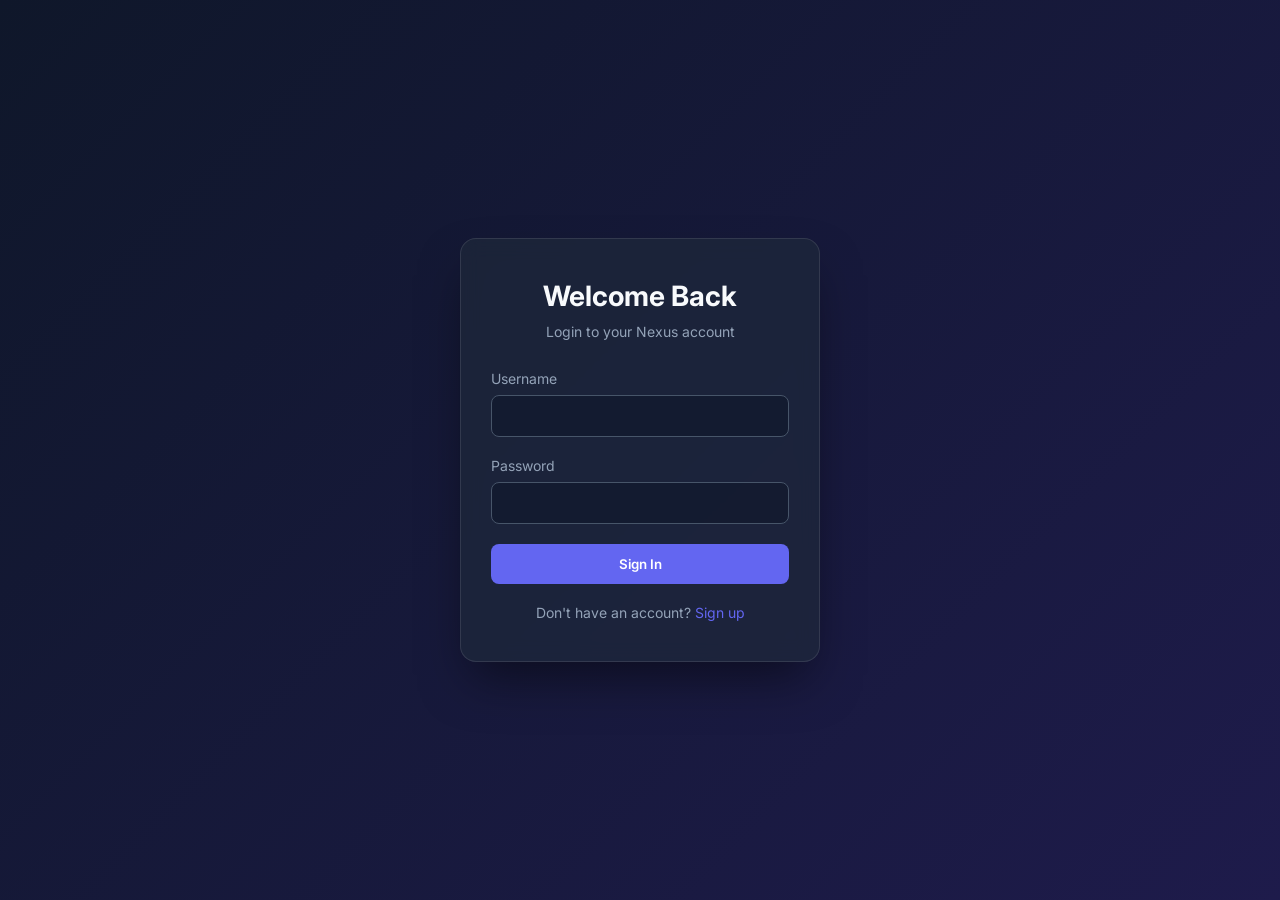
<file: index.html>
<!DOCTYPE html>
<html lang="en">
<head>
  <meta charset="UTF-8">
  <meta name="viewport" content="width=device-width, initial-scale=1.0">
  <title>Nexus - Project Management Tool</title>
  <link rel="stylesheet" href="style.css">
  <link href="https://fonts.googleapis.com/css2?family=Inter:wght@300;400;500;600;700&display=swap" rel="stylesheet">
  <script src="https://cdn.socket.io/4.5.4/socket.io.min.js"></script>
  <script>
    if (!localStorage.getItem('token')) {
      window.location.href = 'login.html';
    }
  </script>
</head>
<body>
  <div class="app-container">
    <aside class="sidebar">
      <div class="sidebar-header">
        <h2>Nexus</h2>
      </div>
      <div class="sidebar-menu">
        <h3>Projects</h3>
        <ul id="project-list">
          <!-- Projects injected here -->
        </ul>
        <button id="btn-new-project" class="btn-primary">+ New Project</button>
      </div>
      <div class="sidebar-footer">
        <p id="user-info">Logged in as: <span></span></p>
        <button id="btn-logout" class="btn-secondary">Logout</button>
      </div>
    </aside>
    
    <main class="main-content">
      <header class="topbar">
        <h1 id="current-project-title">Select a Project</h1>
        <div class="topbar-actions">
          <button id="btn-add-task" class="btn-primary" style="display: none;">+ Add Task</button>
        </div>
      </header>
      
      <div class="board-container" id="board-container" style="display: none;">
        <!-- Todo Column -->
        <div class="board-column" data-status="Todo">
          <div class="column-header">
            <h3>To Do</h3>
            <span class="task-count">0</span>
          </div>
          <div class="task-list" id="list-todo">
            <!-- Tasks injected here -->
          </div>
        </div>

        <!-- In Progress Column -->
        <div class="board-column" data-status="In Progress">
          <div class="column-header">
            <h3>In Progress</h3>
            <span class="task-count">0</span>
          </div>
          <div class="task-list" id="list-in-progress">
          </div>
        </div>

        <!-- Done Column -->
        <div class="board-column" data-status="Done">
          <div class="column-header">
            <h3>Done</h3>
            <span class="task-count">0</span>
          </div>
          <div class="task-list" id="list-done">
          </div>
        </div>
      </div>

      <!-- Welcome Screen -->
      <div class="welcome-screen" id="welcome-screen">
        <img src="https://images.unsplash.com/photo-1517245386807-bb43f82c33c4?auto=format&fit=crop&w=400&q=80" alt="Team Work">
        <h2>Welcome to Nexus</h2>
        <p>Select a project from the sidebar or create a new one to get started.</p>
      </div>
    </main>
  </div>

  <!-- Modals -->
  <div class="modal-overlay" id="modal-project" style="display:none;">
    <div class="modal">
      <div class="modal-header">
        <h3>Create Project</h3>
        <button class="close-modal">&times;</button>
      </div>
      <div class="modal-body">
        <input type="text" id="project-name" placeholder="Project Name" class="input-field">
        <textarea id="project-desc" placeholder="Project Description" class="input-field"></textarea>
        <button id="submit-project" class="btn-primary full-width">Create</button>
      </div>
    </div>
  </div>

  <div class="modal-overlay" id="modal-task" style="display:none;">
    <div class="modal">
      <div class="modal-header">
        <h3>Add Task</h3>
        <button class="close-modal">&times;</button>
      </div>
      <div class="modal-body">
        <input type="text" id="task-title" placeholder="Task Title" class="input-field">
        <textarea id="task-desc" placeholder="Task Description" class="input-field"></textarea>
        <select id="task-assignee" class="input-field">
          <option value="">Unassigned</option>
          <!-- Users injected here -->
        </select>
        <button id="submit-task" class="btn-primary full-width">Add Task</button>
      </div>
    </div>
  </div>

  <!-- Task Detail Modal -->
  <div class="modal-overlay" id="modal-task-detail" style="display:none;">
    <div class="modal modal-large">
      <div class="modal-header">
        <h3 id="detail-task-title">Task Title</h3>
        <button class="close-modal">&times;</button>
      </div>
      <div class="modal-body task-detail-layout">
        <div class="task-detail-main">
          <div class="task-section">
            <h4>Description</h4>
            <p id="detail-task-desc">Task description goes here...</p>
          </div>
          <div class="task-section comments-section">
            <h4>Comments</h4>
            <div id="comments-list" class="comments-list">
              <!-- Comments injected here -->
            </div>
            <div class="add-comment">
              <input type="text" id="comment-input" placeholder="Write a comment..." class="input-field">
              <button id="submit-comment" class="btn-primary">Send</button>
            </div>
          </div>
        </div>
        <div class="task-detail-sidebar">
          <div class="task-section">
            <h4>Status</h4>
            <select id="detail-task-status" class="input-field">
              <option value="Todo">To Do</option>
              <option value="In Progress">In Progress</option>
              <option value="Done">Done</option>
            </select>
          </div>
          <div class="task-section">
            <h4>Assignee</h4>
            <p id="detail-task-assignee">Unassigned</p>
          </div>
        </div>
      </div>
    </div>
  </div>

  <script src="script.js"></script>
</body>
</html>
</file>
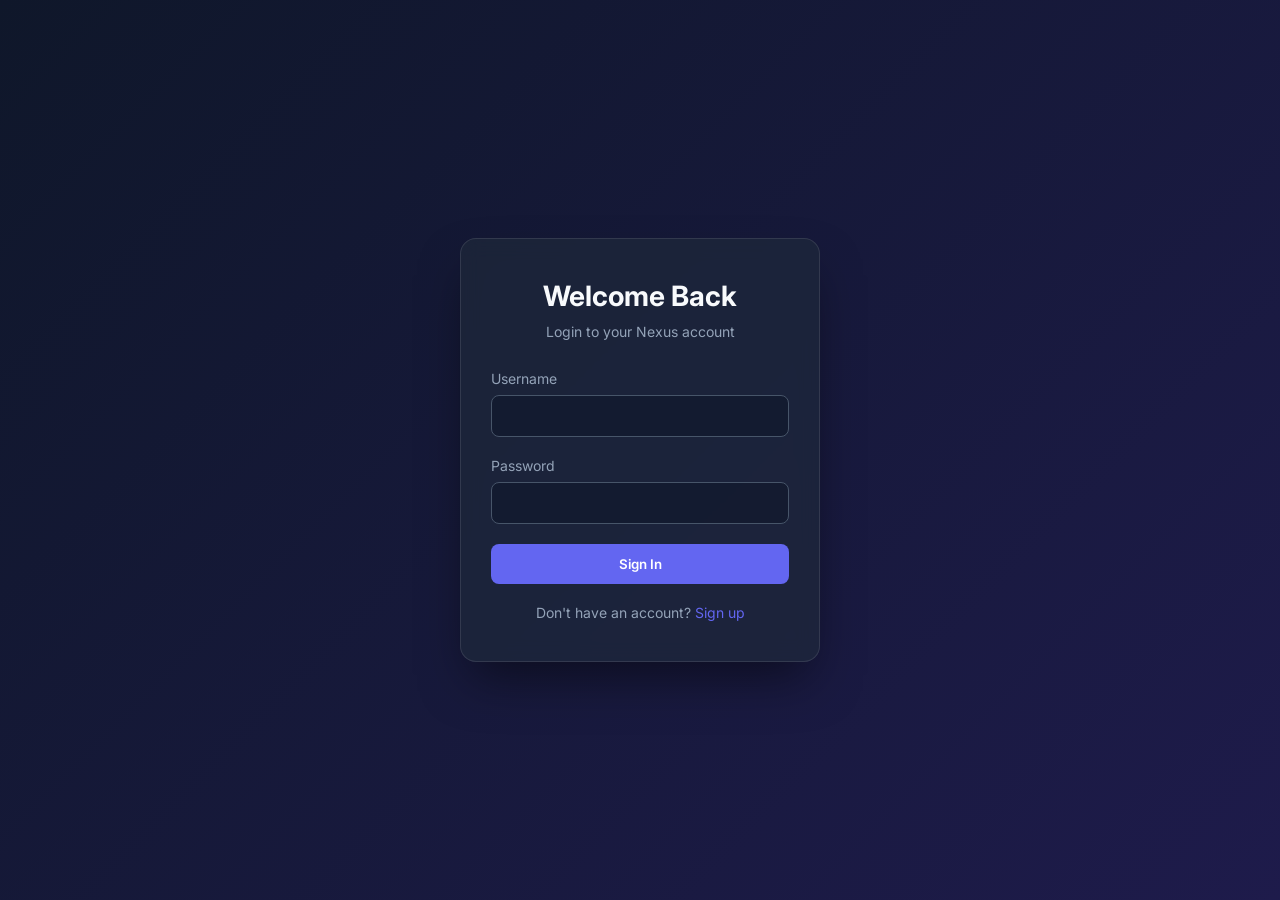
<file: login.html>
<!DOCTYPE html>
<html lang="en">
<head>
  <meta charset="UTF-8">
  <meta name="viewport" content="width=device-width, initial-scale=1.0">
  <title>Nexus - Login</title>
  <link rel="stylesheet" href="style.css">
  <link href="https://fonts.googleapis.com/css2?family=Inter:wght@300;400;500;600;700&display=swap" rel="stylesheet">
</head>
<body class="auth-body">
  <div class="auth-container">
    <div class="auth-box glassmorphism">
      <h2 class="auth-title">Welcome Back</h2>
      <p class="auth-subtitle">Login to your Nexus account</p>
      
      <form id="login-form">
        <div class="form-group">
          <label>Username</label>
          <input type="text" id="username" class="input-field" required>
        </div>
        <div class="form-group">
          <label>Password</label>
          <input type="password" id="password" class="input-field" required>
        </div>
        <p id="error-msg" class="error-msg"></p>
        <button type="submit" class="btn-primary full-width">Sign In</button>
      </form>
      <p class="auth-redirect">Don't have an account? <a href="register.html">Sign up</a></p>
    </div>
  </div>

  <script>
    if (localStorage.getItem('token')) {
      window.location.href = 'index.html';
    }
  </script>
  <script>
    document.getElementById('login-form').addEventListener('submit', async (e) => {
      e.preventDefault();
      const username = document.getElementById('username').value;
      const password = document.getElementById('password').value;
      const errorMsg = document.getElementById('error-msg');

      try {
        const res = await fetch('https://project-management-tool-backend-si6w.onrender.com/api/auth/login', {
          method: 'POST',
          headers: { 'Content-Type': 'application/json' },
          body: JSON.stringify({ username, password })
        });
        const data = await res.json();
        
        if (res.ok) {
          localStorage.setItem('token', data.token);
          localStorage.setItem('user', JSON.stringify(data.user));
          window.location.href = 'index.html';
        } else {
          errorMsg.textContent = data.error || 'Login failed';
        }
      } catch (err) {
        console.error('Login Error:', err);
        errorMsg.textContent = 'Server error. Please try again.';
      }
    });
  </script>
</body>
</html>
</file>
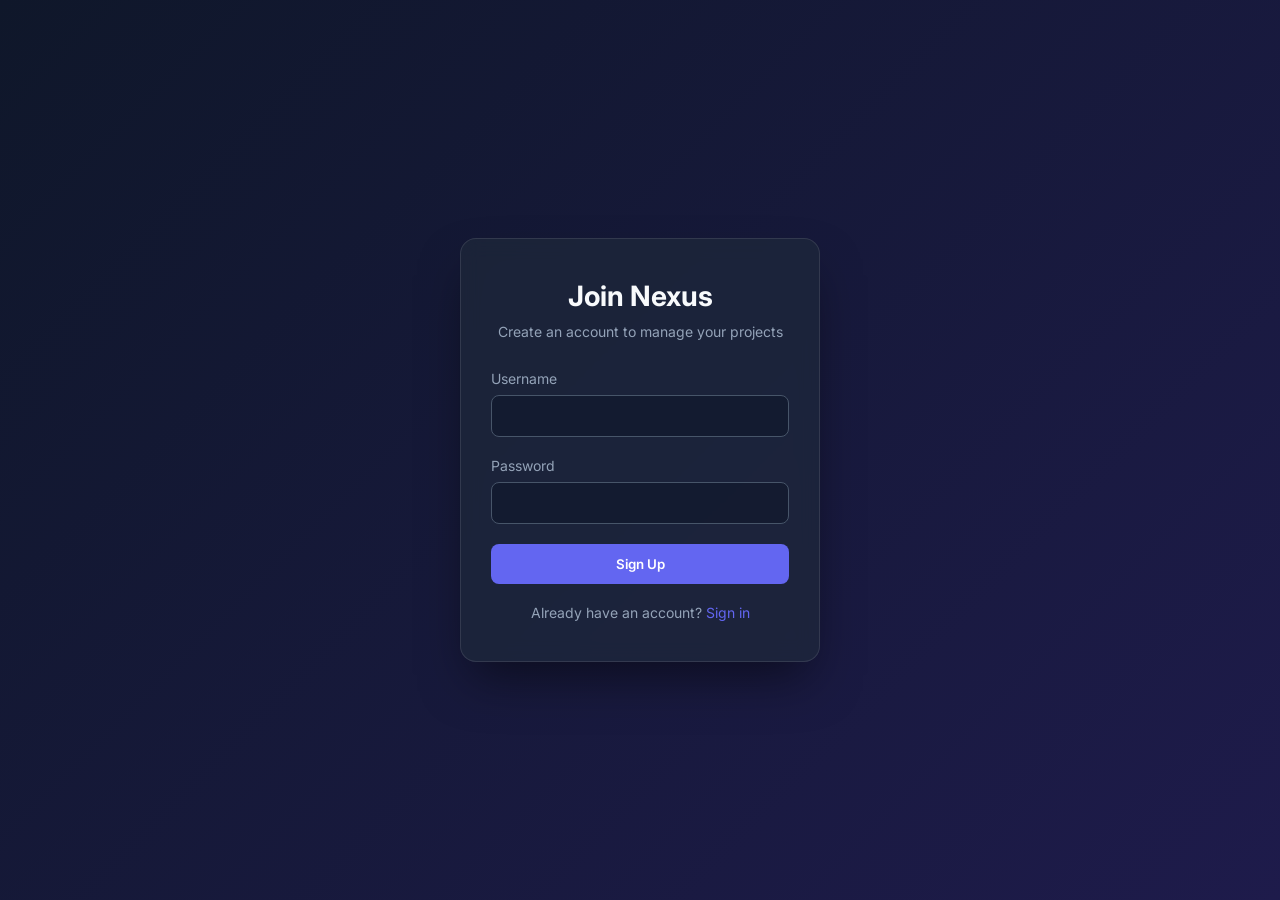
<file: register.html>
<!DOCTYPE html>
<html lang="en">

<head>
  <meta charset="UTF-8">
  <meta name="viewport" content="width=device-width, initial-scale=1.0">
  <title>Nexus - Register</title>
  <link rel="stylesheet" href="style.css">
  <link href="https://fonts.googleapis.com/css2?family=Inter:wght@300;400;500;600;700&display=swap" rel="stylesheet">
</head>

<body class="auth-body">
  <div class="auth-container">
    <div class="auth-box glassmorphism">
      <h2 class="auth-title">Join Nexus</h2>
      <p class="auth-subtitle">Create an account to manage your projects</p>

      <form id="register-form">
        <div class="form-group">
          <label>Username</label>
          <input type="text" id="username" class="input-field" required>
        </div>
        <div class="form-group">
          <label>Password</label>
          <input type="password" id="password" class="input-field" required>
        </div>
        <p id="error-msg" class="error-msg"></p>
        <button type="submit" class="btn-primary full-width">Sign Up</button>
      </form>
      <p class="auth-redirect">Already have an account? <a href="login.html">Sign in</a></p>
    </div>
  </div>

  <script>
    if (localStorage.getItem('token')) {
      window.location.href = 'index.html';
    }
  </script>
  <script>
    document.getElementById('register-form').addEventListener('submit', async (e) => {
      e.preventDefault();
      const username = document.getElementById('username').value;
      const password = document.getElementById('password').value;
      const errorMsg = document.getElementById('error-msg');

      try {
        const res = await fetch('https://project-management-tool-backend-si6w.onrender.com/api/auth/register', {
          method: 'POST',
          headers: { 'Content-Type': 'application/json' },
          body: JSON.stringify({ username, password })
        });
        const data = await res.json();

        if (res.ok) {
          localStorage.setItem('token', data.token);
          localStorage.setItem('user', JSON.stringify(data.user));
          window.location.href = 'index.html';
        } else {
          errorMsg.textContent = data.error || 'Registration failed';
        }
      } catch (err) {
        console.error('Registration Error:', err);
        errorMsg.textContent = 'Server error. Please try again.';
      }
    });
  </script>
</body>

</html>
</file>
<file: style.css>
:root {
  --primary-color: #6366f1;
  --primary-hover: #4f46e5;
  --bg-dark: #0f172a;
  --bg-sidebar: #1e293b;
  --bg-card: #334155;
  --text-main: #f8fafc;
  --text-muted: #94a3b8;
  --border-color: #475569;
  --danger: #ef4444;
  --success: #10b981;
}

* {
  box-sizing: border-box;
  margin: 0;
  padding: 0;
  font-family: 'Inter', sans-serif;
}

body {
  background-color: var(--bg-dark);
  color: var(--text-main);
  height: 100vh;
  overflow: hidden;
}

/* Authentication Pages */
.auth-body {
  display: flex;
  justify-content: center;
  align-items: center;
  background: linear-gradient(135deg, #0f172a 0%, #1e1b4b 100%);
}

.auth-container {
  width: 100%;
  max-width: 400px;
  padding: 20px;
}

.glassmorphism {
  background: rgba(30, 41, 59, 0.7);
  backdrop-filter: blur(10px);
  border: 1px solid rgba(255, 255, 255, 0.1);
  border-radius: 16px;
  padding: 40px 30px;
  box-shadow: 0 25px 50px -12px rgba(0, 0, 0, 0.5);
}

.auth-title {
  text-align: center;
  font-size: 28px;
  margin-bottom: 10px;
}

.auth-subtitle {
  text-align: center;
  color: var(--text-muted);
  margin-bottom: 30px;
  font-size: 14px;
}

.form-group {
  margin-bottom: 20px;
}

.form-group label {
  display: block;
  margin-bottom: 8px;
  font-size: 14px;
  color: var(--text-muted);
}

.input-field {
  width: 100%;
  padding: 12px 16px;
  border-radius: 8px;
  background-color: rgba(15, 23, 42, 0.6);
  border: 1px solid var(--border-color);
  color: white;
  outline: none;
  transition: all 0.3s;
}

.input-field:focus {
  border-color: var(--primary-color);
  box-shadow: 0 0 0 2px rgba(99, 102, 241, 0.2);
}

.btn-primary {
  background-color: var(--primary-color);
  color: white;
  border: none;
  padding: 12px 20px;
  border-radius: 8px;
  cursor: pointer;
  font-weight: 600;
  transition: background-color 0.3s, transform 0.1s;
}

.btn-primary:hover {
  background-color: var(--primary-hover);
}

.btn-primary:active {
  transform: scale(0.98);
}

.btn-secondary {
  background-color: transparent;
  color: var(--text-main);
  border: 1px solid var(--border-color);
  padding: 8px 16px;
  border-radius: 8px;
  cursor: pointer;
  transition: all 0.3s;
}

.btn-secondary:hover {
  background-color: var(--bg-card);
}

.full-width {
  width: 100%;
}

.auth-redirect {
  text-align: center;
  margin-top: 20px;
  font-size: 14px;
  color: var(--text-muted);
}

.auth-redirect a {
  color: var(--primary-color);
  text-decoration: none;
}

.auth-redirect a:hover {
  text-decoration: underline;
}

.error-msg {
  color: var(--danger);
  font-size: 14px;
  margin-bottom: 15px;
  text-align: center;
}

/* App Layout */
.app-container {
  display: flex;
  height: 100vh;
}

.sidebar {
  width: 280px;
  background-color: var(--bg-sidebar);
  display: flex;
  flex-direction: column;
  border-right: 1px solid var(--border-color);
}

.sidebar-header {
  padding: 24px;
  border-bottom: 1px solid var(--border-color);
}

.sidebar-header h2 {
  background: -webkit-linear-gradient(45deg, #6366f1, #a855f7);
  -webkit-background-clip: text;
  -webkit-text-fill-color: transparent;
  font-weight: 800;
}

.sidebar-menu {
  flex: 1;
  padding: 24px;
  overflow-y: auto;
}

.sidebar-menu h3 {
  font-size: 12px;
  text-transform: uppercase;
  color: var(--text-muted);
  letter-spacing: 1px;
  margin-bottom: 16px;
}

.sidebar-menu ul {
  list-style: none;
  margin-bottom: 24px;
}

.sidebar-menu li {
  padding: 10px 12px;
  border-radius: 6px;
  cursor: pointer;
  margin-bottom: 4px;
  color: var(--text-muted);
  transition: all 0.2s;
  display: flex;
  align-items: center;
}

.sidebar-menu li:hover {
  background-color: var(--bg-card);
  color: var(--text-main);
}

.sidebar-menu li.active {
  background-color: rgba(99, 102, 241, 0.1);
  color: var(--primary-color);
  font-weight: 500;
}

.sidebar-footer {
  padding: 24px;
  border-top: 1px solid var(--border-color);
  display: flex;
  justify-content: space-between;
  align-items: center;
}

.sidebar-footer p {
  font-size: 12px;
  color: var(--text-muted);
}

.sidebar-footer p span {
  color: var(--text-main);
  font-weight: 600;
}

.main-content {
  flex: 1;
  display: flex;
  flex-direction: column;
  background-color: var(--bg-dark);
}

.topbar {
  height: 72px;
  padding: 0 32px;
  display: flex;
  justify-content: space-between;
  align-items: center;
  border-bottom: 1px solid var(--border-color);
}

.topbar h1 {
  font-size: 20px;
  font-weight: 600;
}

.board-container {
  flex: 1;
  padding: 32px;
  display: flex;
  gap: 24px;
  overflow-x: auto;
  align-items: flex-start;
}

.board-column {
  width: 320px;
  background-color: var(--bg-sidebar);
  border-radius: 12px;
  display: flex;
  flex-direction: column;
  max-height: calc(100vh - 140px);
  flex-shrink: 0;
}

.column-header {
  padding: 16px 20px;
  border-bottom: 1px solid var(--border-color);
  display: flex;
  justify-content: space-between;
  align-items: center;
}

.column-header h3 {
  font-size: 14px;
  font-weight: 600;
}

.task-count {
  background-color: var(--bg-card);
  padding: 2px 8px;
  border-radius: 12px;
  font-size: 12px;
  color: var(--text-muted);
}

.task-list {
  padding: 16px;
  flex: 1;
  overflow-y: auto;
  min-height: 50px;
}

.task-card {
  background-color: var(--bg-card);
  border: 1px solid var(--border-color);
  padding: 16px;
  border-radius: 8px;
  margin-bottom: 12px;
  cursor: pointer;
  transition: transform 0.2s, box-shadow 0.2s;
  position: relative;
}

.task-card:hover {
  transform: translateY(-2px);
  box-shadow: 0 4px 12px rgba(0, 0, 0, 0.2);
  border-color: var(--primary-color);
}

.task-card h4 {
  font-size: 14px;
  margin-bottom: 8px;
  color: var(--text-main);
}

.task-card p {
  font-size: 12px;
  color: var(--text-muted);
  display: -webkit-box;
  -webkit-line-clamp: 2;
  -webkit-box-orient: vertical;
  overflow: hidden;
}

.task-meta {
  margin-top: 12px;
  display: flex;
  justify-content: space-between;
  align-items: center;
  font-size: 12px;
  color: var(--text-muted);
}

.task-assignee {
  background-color: rgba(99, 102, 241, 0.2);
  color: var(--primary-color);
  padding: 2px 8px;
  border-radius: 12px;
}

/* Modals */
.modal-overlay {
  position: fixed;
  top: 0;
  left: 0;
  width: 100%;
  height: 100%;
  background-color: rgba(0, 0, 0, 0.5);
  backdrop-filter: blur(4px);
  display: flex;
  justify-content: center;
  align-items: center;
  z-index: 1000;
}

.modal {
  background-color: var(--bg-sidebar);
  width: 100%;
  max-width: 450px;
  border-radius: 12px;
  border: 1px solid var(--border-color);
  box-shadow: 0 20px 25px -5px rgba(0, 0, 0, 0.5);
  overflow: hidden;
}

.modal-large {
  max-width: 800px;
  width: 90%;
  max-height: 90vh;
  display: flex;
  flex-direction: column;
}

.modal-header {
  padding: 20px 24px;
  border-bottom: 1px solid var(--border-color);
  display: flex;
  justify-content: space-between;
  align-items: center;
}

.close-modal {
  background: none;
  border: none;
  color: var(--text-muted);
  font-size: 24px;
  cursor: pointer;
}

.close-modal:hover {
  color: var(--text-main);
}

.modal-body {
  padding: 24px;
  flex: 1;
  overflow-y: auto;
}

textarea.input-field {
  resize: vertical;
  min-height: 100px;
}

.task-detail-layout {
  display: flex;
  gap: 24px;
}

.task-detail-main {
  flex: 2;
}

.task-detail-sidebar {
  flex: 1;
}

.task-section {
  margin-bottom: 24px;
}

.task-section h4 {
  font-size: 12px;
  text-transform: uppercase;
  color: var(--text-muted);
  margin-bottom: 8px;
}

.comments-section {
  border-top: 1px solid var(--border-color);
  padding-top: 24px;
}

.comments-list {
  max-height: 200px;
  overflow-y: auto;
  margin-bottom: 16px;
}

.comment {
  background-color: var(--bg-card);
  padding: 12px;
  border-radius: 8px;
  margin-bottom: 8px;
}

.comment-header {
  display: flex;
  justify-content: space-between;
  margin-bottom: 4px;
}

.comment-author {
  font-weight: 600;
  font-size: 12px;
}

.comment-time {
  font-size: 10px;
  color: var(--text-muted);
}

.comment-text {
  font-size: 13px;
  color: var(--text-main);
}

.add-comment {
  display: flex;
  gap: 8px;
}

/* Welcome Screen */
.welcome-screen {
  display: flex;
  flex-direction: column;
  justify-content: center;
  align-items: center;
  height: 100%;
  text-align: center;
  color: var(--text-muted);
}

.welcome-screen img {
  width: 300px;
  border-radius: 16px;
  margin-bottom: 24px;
  opacity: 0.8;
}

.welcome-screen h2 {
  color: var(--text-main);
  margin-bottom: 8px;
}
</file>
